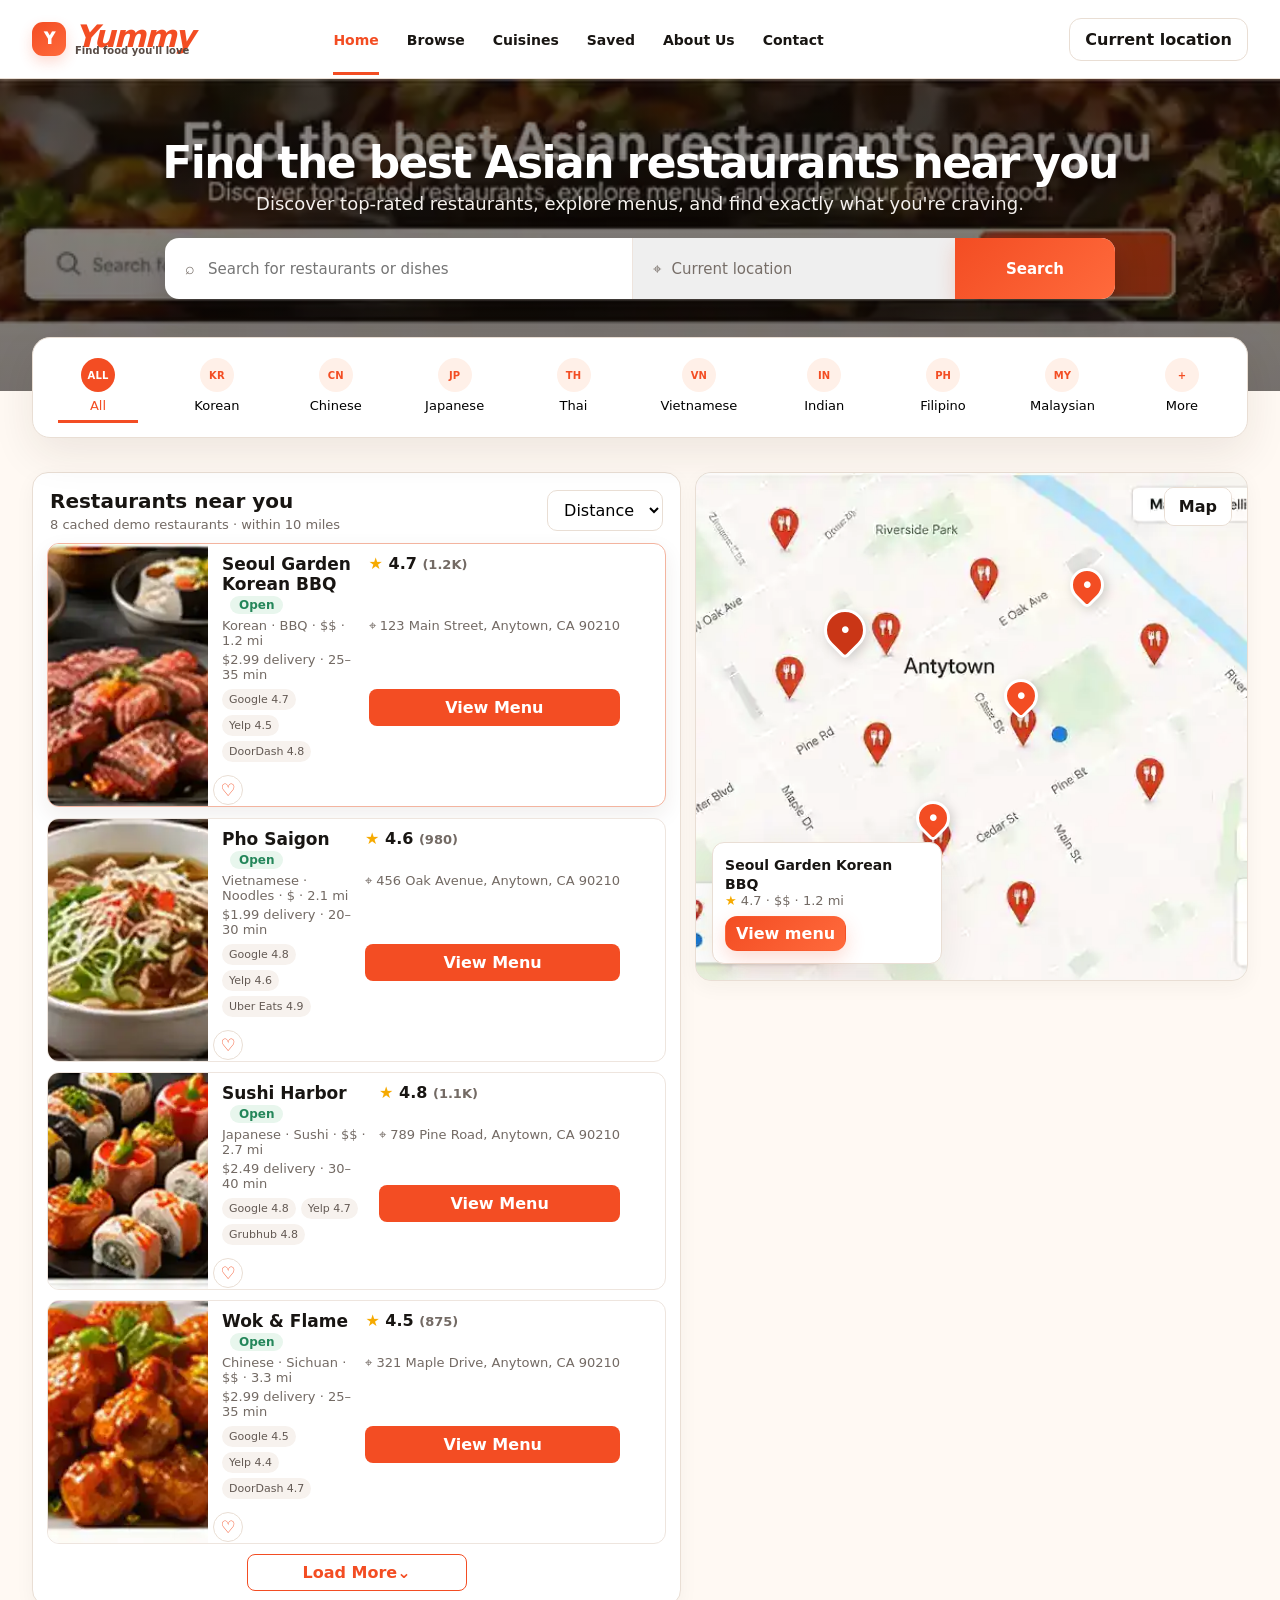
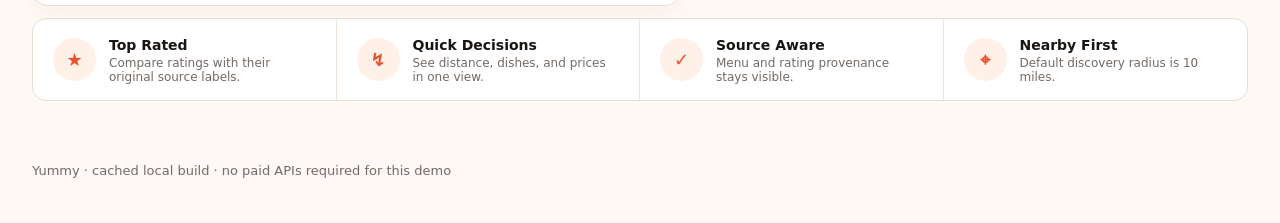
<file: index.html>
<!doctype html><html lang="en"><head><meta charset="utf-8"><meta name="viewport" content="width=device-width,initial-scale=1"><title>Yummy — Asian food near you</title><meta name="description" content="Discover Asian food near you by cuisine, dish, menu price, distance and source-labelled ratings."><link rel="stylesheet" href="styles.css"><link rel="stylesheet" href="polish.css"></head><body>
<header class="topbar"><div class="container nav"><a class="brand" href="index.html"><span class="brand-mark"><span>Y</span></span><span class="brand-text">Yummy<small>Find food you'll love</small></span></a><nav class="navlinks"><a class="active" href="index.html">Home</a><a href="results.html">Browse</a><a href="#cuisines">Cuisines</a><a href="saved.html">Saved</a><a href="#about">About Us</a><a href="#footer">Contact</a></nav><div class="nav-actions"><button class="btn desktop-only" data-location>Current location</button><button class="btn mobile-only" data-menu>Menu</button></div></div></header>
<section class="hero"><div class="container hero-inner"><h1>Find the best Asian restaurants near you</h1><p>Discover top-rated restaurants, explore menus, and find exactly what you're craving.</p><form class="hero-search" data-search><label class="search-field">⌕<input name="q" placeholder="Search for restaurants or dishes" aria-label="Search restaurants or dishes"></label><button type="button" class="search-field" data-location>⌖ <span>Current location</span></button><button class="btn primary">Search</button></form></div></section>
<section class="cuisine-strip" id="cuisines"><div class="container cuisine-panel"><button class="cuisine selected" data-cuisine="All Asian"><span class="emoji">ALL</span>All</button><button class="cuisine" data-cuisine="Korean"><span class="emoji">KR</span>Korean</button><button class="cuisine" data-cuisine="Chinese"><span class="emoji">CN</span>Chinese</button><button class="cuisine" data-cuisine="Japanese"><span class="emoji">JP</span>Japanese</button><button class="cuisine" data-cuisine="Thai"><span class="emoji">TH</span>Thai</button><button class="cuisine" data-cuisine="Vietnamese"><span class="emoji">VN</span>Vietnamese</button><button class="cuisine" data-cuisine="Indian"><span class="emoji">IN</span>Indian</button><button class="cuisine" data-cuisine="Filipino"><span class="emoji">PH</span>Filipino</button><button class="cuisine" data-cuisine="Malaysian"><span class="emoji">MY</span>Malaysian</button><button class="cuisine" data-cuisine="All Asian"><span class="emoji">+</span>More</button></div></section>
<main class="section"><div class="container"><div class="layout"><section class="panel restaurant-list"><div class="list-toolbar"><div><h2>Restaurants near you</h2><div class="sub">8 cached demo restaurants · within 10 miles</div></div><select class="sort" data-home-sort aria-label="Sort nearby restaurants"><option value="distance">Distance</option><option value="rating">Rating</option></select></div><div data-home-list></div><button class="load-more" data-load-more>Load More⌄</button></section><aside class="panel map-panel" data-map><div class="map-bg"></div><div class="map-head"><span class="map-mode-label">Map</span></div><div class="map-card"></div></aside></div><section class="features" id="about"><div class="feature"><div class="feature-icon">★</div><div><strong>Top Rated</strong><span>Compare ratings with their original source labels.</span></div></div><div class="feature"><div class="feature-icon">↯</div><div><strong>Quick Decisions</strong><span>See distance, dishes, and prices in one view.</span></div></div><div class="feature"><div class="feature-icon">✓</div><div><strong>Source Aware</strong><span>Menu and rating provenance stays visible.</span></div></div><div class="feature"><div class="feature-icon">⌖</div><div><strong>Nearby First</strong><span>Default discovery radius is 10 miles.</span></div></div></section></div></main><footer id="footer" class="footer"><div class="container">Yummy · cached local build · no paid APIs required for this demo</div></footer><script src="data.js"></script><script src="app.js"></script><script src="polish.js"></script></body></html>
</file>
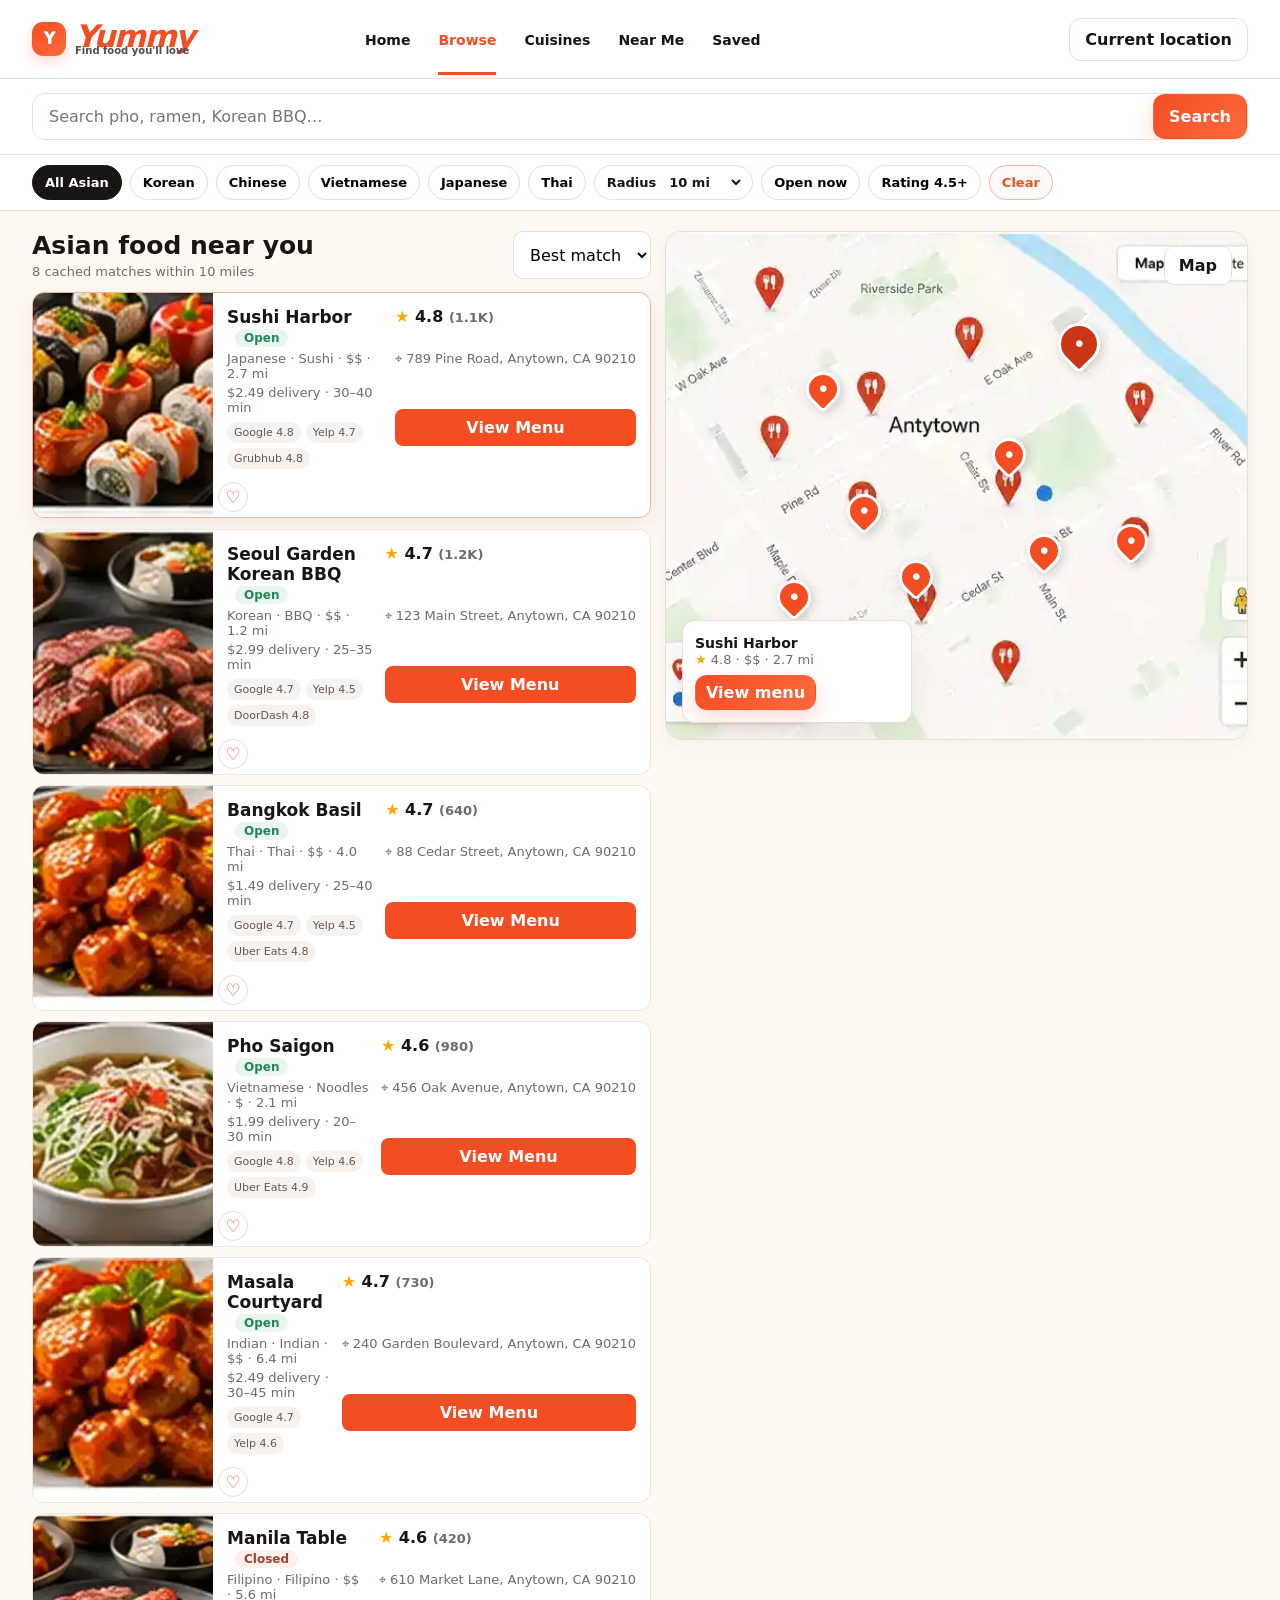
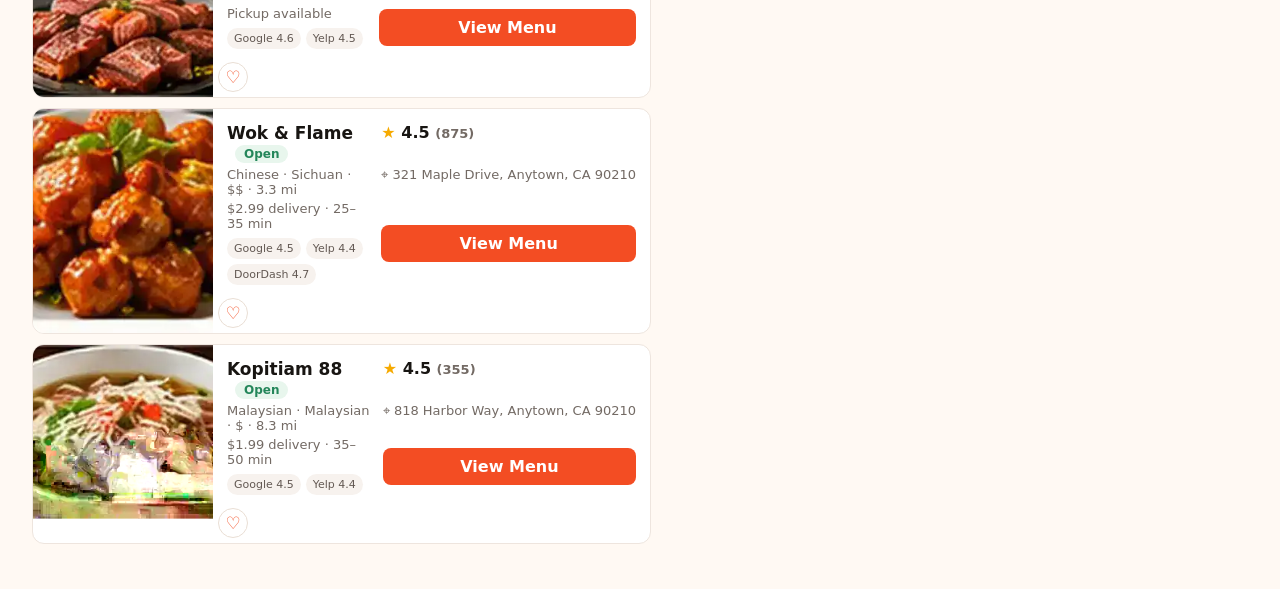
<file: results.html>
<!doctype html><html lang="en"><head><meta charset="utf-8"><meta name="viewport" content="width=device-width,initial-scale=1"><title>Search results — Yummy</title><link rel="stylesheet" href="styles.css"><link rel="stylesheet" href="polish.css"></head><body><header class="topbar"><div class="container nav"><a class="brand" href="index.html"><span class="brand-mark"><span>Y</span></span><span class="brand-text">Yummy<small>Find food you'll love</small></span></a><nav class="navlinks"><a href="index.html">Home</a><a class="active" href="results.html">Browse</a><a href="index.html#cuisines">Cuisines</a><a href="results.html">Near Me</a><a href="saved.html">Saved</a></nav><div class="nav-actions"><button class="btn desktop-only" data-location>Current location</button><button class="btn mobile-only" data-menu>Menu</button></div></div></header><div class="page-search"><div class="container inner"><form data-search><input id="resultsQuery" name="q" placeholder="Search pho, ramen, Korean BBQ…"><button class="btn primary">Search</button></form><button class="btn mobile-only mobile-map-toggle" data-map-toggle>Map</button></div></div><div class="filterbar"><div class="container filters"><button class="filter active" data-cuisine="All Asian">All Asian</button><button class="filter" data-cuisine="Korean">Korean</button><button class="filter" data-cuisine="Chinese">Chinese</button><button class="filter" data-cuisine="Vietnamese">Vietnamese</button><button class="filter" data-cuisine="Japanese">Japanese</button><button class="filter" data-cuisine="Thai">Thai</button><label class="filter radius-control">Radius <select data-radius aria-label="Search radius"><option value="5">5 mi</option><option value="10" selected>10 mi</option></select></label><button class="filter" data-open-now>Open now</button><button class="filter" data-rating>Rating 4.5+</button><button class="filter clear-filter" data-clear>Clear</button></div></div><main class="results-main"><div class="container results-layout"><section class="results-pane"><div class="results-info"><div><h1 data-result-title>Asian food near you</h1><div class="sub" data-count></div></div><select class="sort" data-sort aria-label="Sort search results"><option value="best">Best match</option><option value="distance">Distance</option><option value="rating">Rating</option></select></div><div data-results></div><div class="result-empty"><h2>No matches found</h2><p class="meta">Try another craving, clear a filter, or broaden the search.</p></div></section><aside class="panel map-panel" data-map><div class="map-bg"></div><div class="map-head"><span class="map-mode-label">Map</span></div><div class="map-card"></div></aside></div></main><script src="data.js"></script><script src="app.js"></script><script src="polish.js"></script></body></html>
</file>
<file: styles.css>
:root{--cream:#fff9f3;--paper:#fff;--ink:#181512;--muted:#736a64;--line:#e9ded4;--brand:#f34d23;--brand2:#ff6a3c;--soft:#fff0e8;--green:#24865a;--yellow:#f6aa00;--shadow:0 16px 44px rgba(55,36,25,.09);--r:22px;--max:1390px}*{box-sizing:border-box}html{scroll-behavior:smooth}body{margin:0;background:var(--cream);color:var(--ink);font-family:Inter,ui-sans-serif,system-ui,-apple-system,"Segoe UI",sans-serif}button,input,select{font:inherit}button{cursor:pointer}a{text-decoration:none;color:inherit}.container{width:min(var(--max),calc(100% - 64px));margin:auto}.topbar{position:sticky;top:0;z-index:60;background:rgba(255,255,255,.97);border-bottom:1px solid var(--line);backdrop-filter:blur(14px)}.nav{height:78px;display:flex;align-items:center;gap:34px}.brand{display:flex;align-items:center;gap:9px;color:var(--brand);font-size:31px;font-weight:900;font-style:italic;letter-spacing:-1.7px}.brand-mark{width:34px;height:41px;border-radius:20px 20px 20px 4px;background:var(--brand);display:grid;place-items:center;color:white;font-style:normal;font-size:16px;transform:rotate(45deg)}.brand-mark span{transform:rotate(-45deg)}.brand small{display:block;color:#574b45;font-style:normal;font-size:10px;letter-spacing:0;font-weight:600;margin-top:-2px}.brand-text{line-height:.85}.navlinks{display:flex;gap:28px;margin:auto;font-weight:650;font-size:14px}.navlinks a{padding:29px 0 24px;border-bottom:3px solid transparent}.navlinks a.active,.navlinks a:hover{color:var(--brand);border-color:var(--brand)}.nav-actions{display:flex;gap:9px;align-items:center}.btn,.icon-btn{border:1px solid var(--line);background:#fff;color:var(--ink);border-radius:12px;padding:11px 15px;font-weight:750}.btn.primary{background:linear-gradient(135deg,var(--brand),var(--brand2));color:#fff;border-color:transparent;box-shadow:0 8px 20px rgba(243,77,35,.2)}.btn.pill{border-radius:999px}.btn:hover{transform:translateY(-1px)}.mobile-only{display:none}.hero{min-height:312px;color:#fff;background:linear-gradient(rgba(20,12,8,.48),rgba(20,12,8,.58)),url('assets/hero.svg') center 48%/cover;display:flex;align-items:center}.hero-inner{text-align:center;padding:42px 0 74px}.hero h1{font-size:44px;line-height:1.08;margin:0 0 7px;letter-spacing:-1.6px}.hero p{font-size:18px;margin:0 0 24px;color:#f4f0ed}.hero-search{width:min(950px,90%);height:61px;margin:auto;background:#fff;border-radius:14px;display:grid;grid-template-columns:1.45fr 1fr 160px;overflow:hidden;box-shadow:0 12px 34px rgba(0,0,0,.18);text-align:left}.search-field{display:flex;align-items:center;gap:11px;padding:0 20px;color:#776e68;border-right:1px solid #eee4dd}.search-field input{border:0;outline:0;min-width:0;width:100%;font-size:15px;background:transparent}.hero-search button{border:0;border-radius:0;font-size:15px}.cuisine-strip{position:relative;margin-top:-54px;z-index:3}.cuisine-panel{background:#fff;border:1px solid var(--line);box-shadow:var(--shadow);border-radius:18px;padding:14px 25px;display:flex;justify-content:space-between;gap:10px;overflow:auto}.cuisine{min-width:80px;border:0;background:transparent;border-bottom:3px solid transparent;padding:6px 8px 7px;display:grid;place-items:center;gap:6px;font-size:13px}.cuisine .emoji{font-size:28px}.cuisine.selected{color:var(--brand);border-color:var(--brand)}.section{padding:34px 0}.section-title{display:flex;align-items:end;justify-content:space-between;gap:20px;margin-bottom:15px}.section-title h2{font-size:24px;margin:0}.sub{font-size:13px;color:var(--muted);margin-top:4px}.layout{display:grid;grid-template-columns:1.08fr .92fr;gap:14px;align-items:start}.panel{background:#fff;border:1px solid var(--line);border-radius:16px;box-shadow:0 6px 20px rgba(55,36,25,.045)}.restaurant-list{padding:14px}.list-toolbar{display:flex;justify-content:space-between;align-items:center;padding:2px 3px 12px}.list-toolbar h2{font-size:20px;margin:0}.sort{border:1px solid var(--line);background:#fff;border-radius:10px;padding:9px 12px}.result-card{display:grid;grid-template-columns:160px 1fr;border:1px solid #eee5de;border-radius:12px;overflow:hidden;margin-bottom:10px;background:#fff;transition:.16s;min-height:106px}.result-card:hover,.result-card.is-active{border-color:#f3b49f;box-shadow:0 8px 21px rgba(69,42,29,.08);transform:translateY(-1px)}.thumb{background-size:cover;background-position:center;min-height:106px}.card-content{padding:10px 14px;display:grid;grid-template-columns:1fr auto;gap:4px 12px;align-content:center}.name{font-weight:850;font-size:17px}.status{display:inline-block;color:var(--green);background:#e8f6ed;border-radius:999px;padding:2px 9px;font-size:12px;margin-left:8px;font-weight:700}.status.closed{color:#9b4433;background:#fff0ec}.rating{color:var(--ink);font-weight:850}.star{color:var(--yellow)}.meta{font-size:13px;color:var(--muted)}.address{white-space:nowrap;overflow:hidden;text-overflow:ellipsis}.view-menu{align-self:center;background:var(--brand);color:#fff;border:0;border-radius:8px;padding:9px 15px;font-weight:800;grid-row:3/5;grid-column:2}.source-row{display:flex;gap:5px;flex-wrap:wrap;margin-top:3px}.source{font-size:11px;background:#f7f2ee;color:#635953;border-radius:999px;padding:4px 7px}.load-more{display:block;width:220px;margin:8px auto 0;border:1px solid var(--brand);color:var(--brand);background:#fff;border-radius:8px;padding:8px;font-weight:750}.map-panel{height:509px;position:sticky;top:94px;overflow:hidden;background:#e8ece6}.map-bg{position:absolute;inset:0;background:url('assets/map.svg') center/cover;filter:saturate(.8) brightness(1.02)}.map-head{position:absolute;right:15px;top:14px;z-index:4;background:white;border-radius:10px;border:1px solid var(--line);overflow:hidden;display:flex}.map-head button{border:0;background:white;padding:9px 14px}.map-head button.active{font-weight:850;background:#f7f5f3}.pin{position:absolute;z-index:3;width:34px;height:34px;background:var(--brand);border:3px solid white;box-shadow:0 4px 12px rgba(0,0,0,.18);border-radius:50% 50% 50% 5px;transform:translate(-50%,-50%) rotate(-45deg);display:grid;place-items:center}.pin:after{content:'•';color:white;transform:rotate(45deg);font-size:23px;line-height:1}.pin.active{width:42px;height:42px;background:#ca3616}.map-card{position:absolute;z-index:5;left:16px;bottom:16px;width:230px;background:white;border:1px solid var(--line);border-radius:12px;padding:12px;box-shadow:var(--shadow);display:none}.map-card.show{display:block}.map-card strong{font-size:14px}.features{margin-top:12px;background:#fff;border:1px solid var(--line);border-radius:14px;display:grid;grid-template-columns:repeat(4,1fr)}.feature{padding:16px 20px;display:grid;grid-template-columns:45px 1fr;gap:11px;align-items:center;border-right:1px solid #eee4dc}.feature:last-child{border:0}.feature-icon{height:43px;width:43px;border-radius:50%;background:var(--soft);color:var(--brand);display:grid;place-items:center;font-size:20px}.feature strong{font-size:14px}.feature span{font-size:12px;color:var(--muted);display:block;margin-top:2px}.page-search{background:#fff;border-bottom:1px solid var(--line);padding:14px 0;position:sticky;top:78px;z-index:40}.page-search .inner{display:flex;gap:10px}.page-search form{flex:1;display:flex;border:1px solid var(--line);background:#fff;border-radius:13px;overflow:hidden}.page-search input{flex:1;border:0;outline:0;padding:13px 16px}.filterbar{background:#fff;border-bottom:1px solid var(--line);padding:10px 0;position:sticky;top:141px;z-index:39}.filters{display:flex;gap:8px;overflow:auto}.filter{white-space:nowrap;border:1px solid var(--line);border-radius:999px;background:#fff;padding:8px 12px;font-weight:700;font-size:13px}.filter.active{background:var(--ink);color:#fff;border-color:var(--ink)}.results-main{padding:20px 0 35px}.results-layout{display:grid;grid-template-columns:minmax(590px,1.03fr) minmax(470px,.97fr);gap:14px}.results-info{margin-bottom:14px;display:flex;justify-content:space-between;gap:16px}.results-info h1{font-size:25px;margin:0}.results-pane .result-card{grid-template-columns:180px 1fr;min-height:125px}.results-pane .thumb{min-height:125px}.results-pane .card-content{padding:14px}.result-empty{display:none;text-align:center;background:#fff;border:1px solid var(--line);border-radius:16px;padding:48px 22px}.result-empty.show{display:block}.detail{padding:30px 0 60px}.gallery{height:375px;display:grid;grid-template-columns:2fr 1fr 1fr;grid-template-rows:1fr 1fr;gap:9px}.photo{border-radius:14px;background-size:cover;background-position:center;overflow:hidden}.photo.main{grid-row:1/3}.detail-head{display:flex;justify-content:space-between;gap:20px;margin:27px 0 22px}.detail-head h1{font-size:36px;margin:0 0 5px}.rating-sources{display:flex;gap:7px;flex-wrap:wrap;margin-top:12px}.rating-source{border:1px solid var(--line);background:#fff;border-radius:999px;padding:7px 10px;font-size:12px;font-weight:750}.actions{display:flex;gap:8px;align-items:start}.detail-grid{display:grid;grid-template-columns:1fr 330px;gap:28px}.tabs{display:flex;gap:24px;border-bottom:1px solid var(--line);margin-bottom:18px;position:sticky;top:78px;background:var(--cream);z-index:8}.tab{border:0;background:transparent;padding:12px 0;border-bottom:3px solid transparent;font-weight:800}.tab.active{color:var(--brand);border-color:var(--brand)}.menu-category{font-size:22px;margin:28px 0 12px}.dish{background:#fff;border:1px solid var(--line);border-radius:14px;padding:15px 16px;display:flex;justify-content:space-between;gap:20px;margin-bottom:9px}.dish-name{font-weight:850}.tag{background:var(--soft);color:#bd431f;border-radius:999px;padding:4px 7px;font-size:11px;font-weight:800;margin-left:6px}.dish-price{font-weight:900;white-space:nowrap}.side{background:#fff;border:1px solid var(--line);border-radius:17px;padding:19px;align-self:start;position:sticky;top:98px}.side h3{margin:0 0 7px}.side-row{padding:12px 0;border-bottom:1px solid #eee6df}.mini-map{height:145px;border-radius:12px;margin:12px 0;background:url('assets/map.svg') center/cover}.source-note{font-size:12px;color:var(--muted);background:#fff;border:1px dashed var(--line);border-radius:12px;padding:12px;margin-top:12px}.footer{padding:28px 0 45px;color:var(--muted);font-size:13px}.toast{position:fixed;left:50%;bottom:25px;transform:translate(-50%,20px);opacity:0;z-index:100;background:#181512;color:#fff;border-radius:999px;padding:11px 15px;font-size:13px;transition:.18s}.toast.show{opacity:1;transform:translate(-50%,0)}.drawer-overlay,.modal-overlay{display:none;position:fixed;inset:0;background:rgba(20,14,11,.48);z-index:100}.drawer-overlay.open,.modal-overlay.open{display:block}.drawer{margin-left:auto;width:min(86vw,340px);height:100%;background:#fff;padding:24px;display:flex;flex-direction:column;gap:8px}.drawer a,.drawer button{padding:13px;border-radius:11px;border:0;background:transparent;text-align:left;font-weight:750}.modal-overlay{place-items:center}.modal-overlay.open{display:grid}.modal{width:min(92vw,470px);background:#fff;border-radius:20px;padding:25px;position:relative}.modal input{width:100%;border:1px solid var(--line);border-radius:11px;padding:12px;margin:10px 0}.close{position:absolute;right:14px;top:12px;border:0;background:transparent;font-size:24px}@media(max-width:1050px){.container{width:min(100% - 36px,var(--max))}.navlinks{display:none}.mobile-only{display:inline-flex}.layout,.results-layout{grid-template-columns:1fr}.map-panel{position:relative;top:auto;height:450px}.results-layout.mobile-map .results-pane{display:none}.results-layout:not(.mobile-map) .map-panel{display:none}.features{grid-template-columns:1fr 1fr}.feature:nth-child(2){border-right:0}.feature:nth-child(-n+2){border-bottom:1px solid #eee4dc}.detail-grid{grid-template-columns:1fr}.side{position:static}.gallery{height:320px}.page-search{top:78px}.filterbar{top:141px}}@media(max-width:700px){.container{width:min(100% - 24px,var(--max))}.nav{height:70px}.brand{font-size:27px}.nav-actions .desktop-only{display:none}.hero{min-height:300px}.hero-inner{padding:36px 0 67px}.hero h1{font-size:34px}.hero p{font-size:15px}.hero-search{grid-template-columns:1fr;height:auto;width:100%;background:transparent;box-shadow:none;gap:8px;overflow:visible}.search-field{height:51px;background:white;border:0;border-radius:11px}.hero-search button{height:51px;border-radius:11px}.cuisine-panel{padding:10px 13px}.cuisine{min-width:72px}.layout{gap:10px}.restaurant-list{padding:9px}.result-card,.results-pane .result-card{grid-template-columns:118px 1fr;min-height:118px}.thumb,.results-pane .thumb{min-height:118px}.card-content,.results-pane .card-content{padding:10px;grid-template-columns:1fr}.card-content .rating{grid-row:1;grid-column:1;justify-self:end}.view-menu{grid-row:auto;grid-column:auto;justify-self:start;padding:7px 10px}.address,.source-row{display:none}.features{grid-template-columns:1fr}.feature{border-right:0;border-bottom:1px solid #eee4dc!important}.feature:last-child{border-bottom:0!important}.page-search{top:70px;padding:8px 0}.filterbar{top:127px}.page-search form{height:49px}.results-info{align-items:flex-start}.results-info h1{font-size:21px}.gallery{height:280px;grid-template-columns:1fr 1fr}.photo.main{grid-column:1/3}.gallery .photo:nth-child(n+4){display:none}.detail-head{display:block}.detail-head h1{font-size:29px}.actions{margin-top:14px;overflow:auto}.actions .btn{white-space:nowrap}.detail{padding-top:18px}.tabs{top:70px;overflow:auto}.tab{white-space:nowrap}.dish{padding:13px}.modal form{display:grid}.mobile-map-toggle{display:inline-flex}.map-panel{height:calc(100vh - 205px)}}
.save-card{position:absolute;right:9px;top:9px;width:30px;height:30px;border:1px solid var(--line);border-radius:50%;background:rgba(255,255,255,.94);font-size:17px;color:var(--brand);display:grid;place-items:center}.card-content{position:relative;padding-right:45px}.save-card.is-saved{background:var(--soft)}.saved-grid{display:grid;grid-template-columns:1fr 1fr;gap:12px}.info-block{background:#fff;border:1px solid var(--line);border-radius:16px;padding:20px}.info-block h2{margin-top:0}.facts{display:flex;gap:8px;flex-wrap:wrap;margin:14px 0}.facts span{background:var(--soft);border-radius:999px;padding:7px 10px;font-size:12px;font-weight:700}.review-source{display:flex;justify-content:space-between;border-top:1px solid var(--line);padding:14px 0}.photo-grid{display:grid;grid-template-columns:repeat(3,1fr);gap:10px}.photo-grid div{height:180px;border-radius:14px;background-size:cover;background-position:center}.is-loading{opacity:.5}.result-card:focus-visible,.btn:focus-visible,.filter:focus-visible,.cuisine:focus-visible,.pin:focus-visible,.tab:focus-visible{outline:3px solid rgba(243,77,35,.35);outline-offset:2px}@media(max-width:850px){.saved-grid{grid-template-columns:1fr}.photo-grid{grid-template-columns:1fr 1fr}.photo-grid div{height:145px}}@media(max-width:700px){.save-card{right:7px;top:7px}.card-content{padding-right:38px}.photo-grid{grid-template-columns:1fr}.photo-grid div{height:210px}}
</file>
<file: polish.css>
/* VM polish layer: only functional, testable refinements. */
.radius-control{display:inline-flex;align-items:center;gap:7px;padding:5px 8px 5px 12px}.radius-control select{border:0;background:transparent;color:inherit;font-weight:800;outline:0;padding:3px 18px 3px 2px;cursor:pointer}.clear-filter{color:var(--brand);border-color:#efb5a3;background:#fffaf7}.map-mode-label{display:block;padding:9px 14px;font-weight:850;background:#fff}.list-toolbar select,.results-info select{min-width:112px}.nav-actions{margin-left:auto}.hero-search button.search-field{cursor:pointer}.result-card[hidden],.pin[hidden]{display:none!important}.result-card{isolation:isolate}.view-menu,.save-card{position:relative;z-index:2}.sort:focus-visible,.radius-control:focus-within{outline:3px solid rgba(243,77,35,.28);outline-offset:2px}.cached-disabled,.cached-disabled:hover{opacity:.58;cursor:not-allowed;transform:none!important;box-shadow:none!important;background:#f5f1ed!important;color:#766c66!important;border-color:var(--line)!important}
.brand-mark{width:34px;height:34px;border-radius:11px;transform:none;background:linear-gradient(145deg,var(--brand),var(--brand2));box-shadow:0 6px 14px rgba(243,77,35,.2)}.brand-mark span{transform:none;font-size:15px;font-weight:950;letter-spacing:-1px}.cuisine .emoji{width:34px;height:34px;border-radius:50%;background:var(--soft);color:var(--brand);font-size:10px;display:grid;place-items:center;font-weight:900;letter-spacing:.1px}.cuisine.selected .emoji{background:var(--brand);color:white}.feature-icon{font-size:18px;font-weight:900}.saved-grid .result-card{margin-bottom:12px}
@media(max-width:700px){.radius-control{min-height:38px}.radius-control select{font-size:13px}.cuisine .emoji{width:32px;height:32px;font-size:9px}}
</file>
